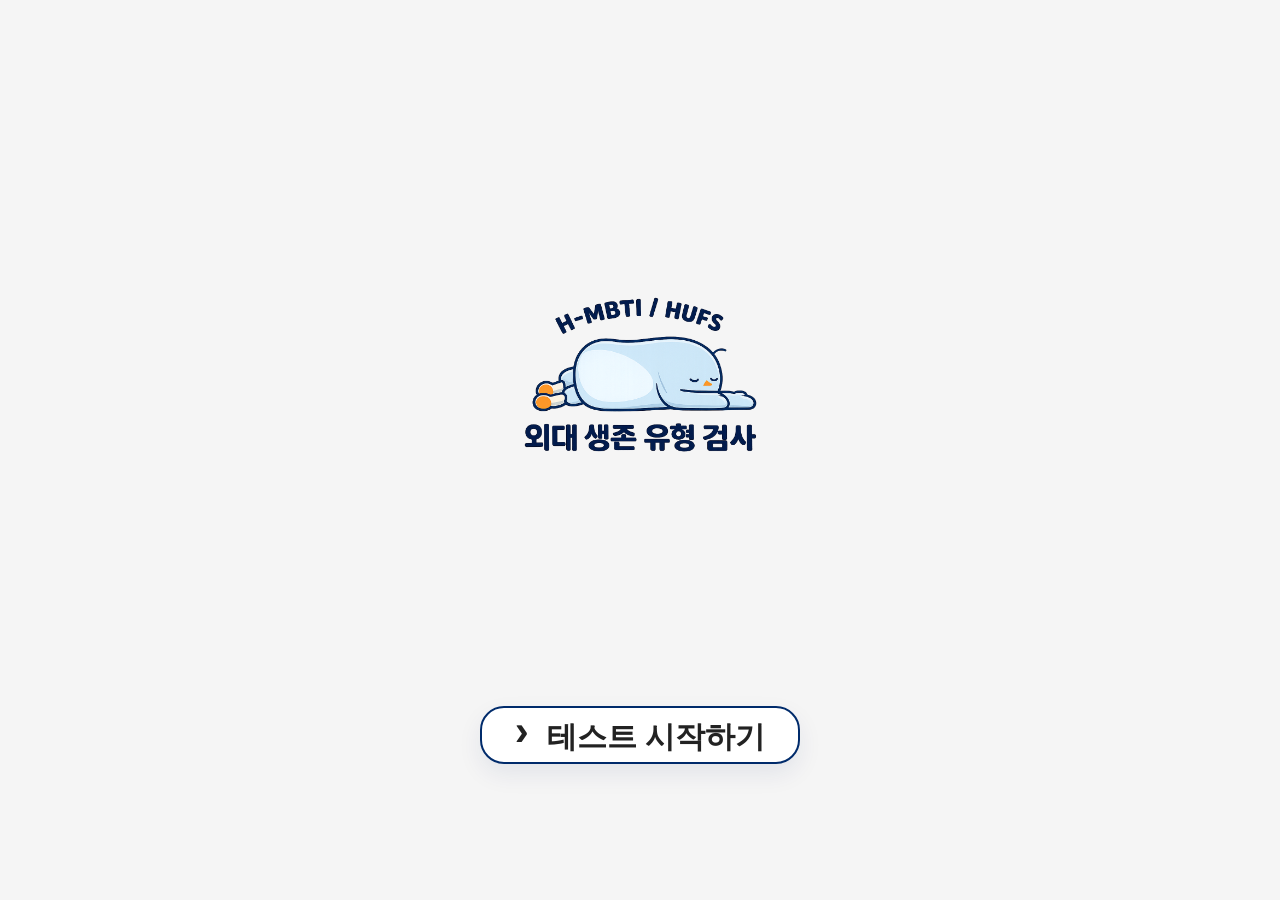
<file: jiyoon/index.html>
<!DOCTYPE html>
<html lang="en">
<head>
    <meta charset="UTF-8">
    <meta name="viewport" content="width=device-width, initial-scale=1.0">
    <title>HUFS SURVIVAL TYPE TEST</title>
    <link rel="stylesheet" href="css.css">
</head>
<body>
  <div class="container">

    <img src="hbti_logo.png" class="logo" />

    <button class="start-btn">

  <span class="arrow">›</span>

  <span class="btn-text">테스트 시작하기</span>

    </button>

  </div>
</body>

<script src="script.js"></script>
</html>
</file>
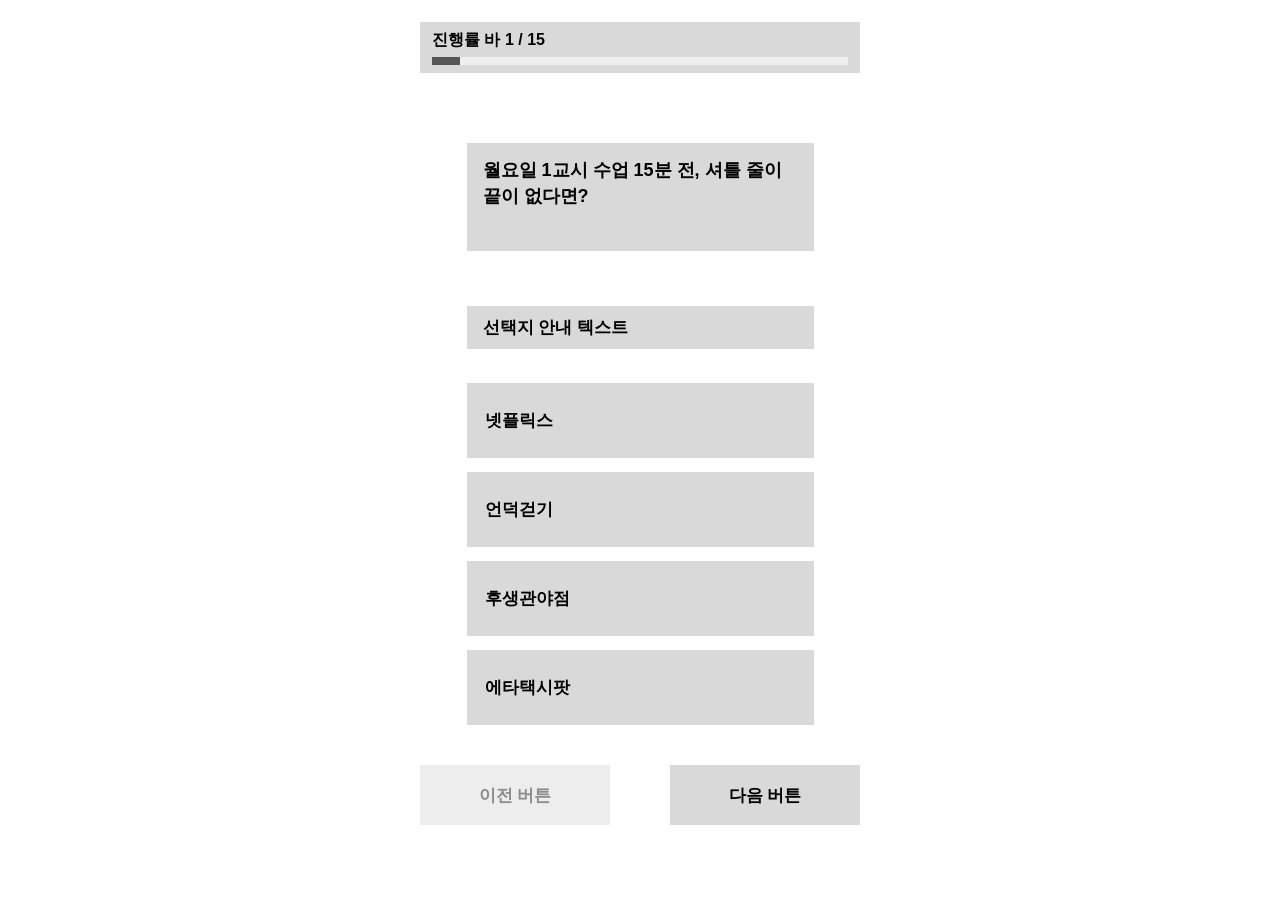
<file: juwon/index.html>
<!DOCTYPE html>
<html lang="ko">
<head>
  <meta charset="UTF-8" />
  <meta name="viewport" content="width=device-width, initial-scale=1.0" />
  <title>학교 생활 유형 테스트</title>
  <link rel="stylesheet" href="style.css" />
</head>
<body>
  <main class="quiz-container">
    <div class="progress-box">
      <div class="progress-text" id="progressText">진행률 바</div>
      <div class="progress-bar"><div class="progress-fill" id="progressFill"></div></div>
    </div>

    <section class="question-box"><p id="questionText">질문 텍스트</p></section>
    <section class="guide-box"><p>선택지 안내 텍스트</p></section>

    <section class="options">
      <button class="option-btn" type="button">선택지 1</button>
      <button class="option-btn" type="button">선택지 2</button>
      <button class="option-btn" type="button">선택지 3</button>
      <button class="option-btn" type="button">선택지 4</button>
    </section>

    <section class="bottom-buttons">
      <button id="prevBtn" type="button">이전 버튼</button>
      <button id="nextBtn" type="button">다음 버튼</button>
    </section>
  </main>

  <script src="script.js"></script>
</body>
</html>
</file>
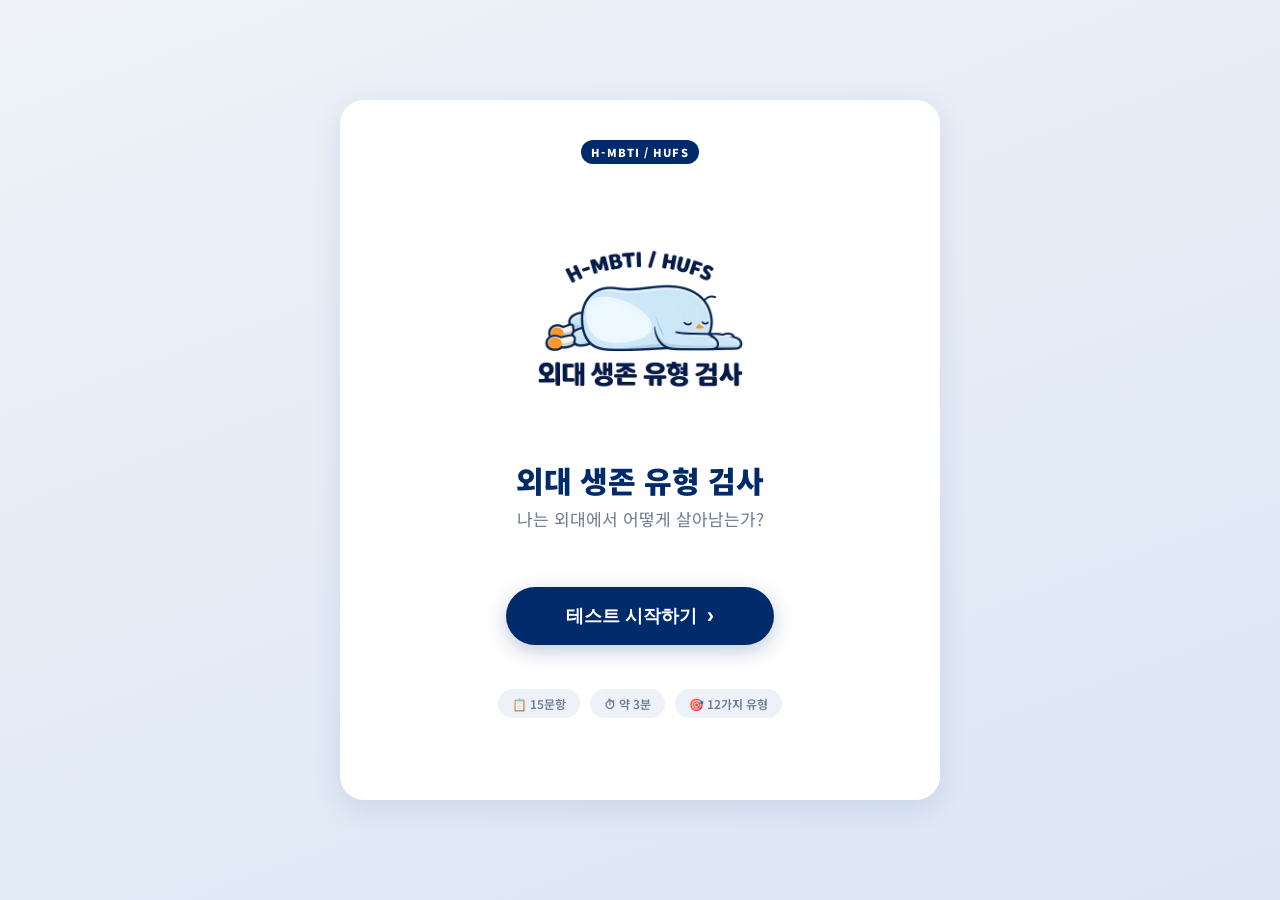
<file: murung_dowon/index.html>
<!DOCTYPE html>
<html lang="ko">
<head>
  <meta charset="UTF-8" />
  <meta name="viewport" content="width=device-width, initial-scale=1.0" />
  <title>H-MBTI | 외대 생존 유형 검사</title>
  <link rel="stylesheet" href="style.css" />
  <style>
    body {
      background: linear-gradient(160deg, #EEF2F8 0%, #dce6f5 100%);
      justify-content: center;
    }

    .start-card {
      display: flex;
      flex-direction: column;
      align-items: center;
      text-align: center;
      background: var(--card);
      border-radius: 24px;
      box-shadow: var(--shadow);
      width: 100%;
      max-width: 600px;
      min-height: 700px;
      padding: 40px 36px 60px;
    }

    .logo-img {
      width: 370px;
      animation: float 3s ease-in-out infinite;
      user-select: none;
    }

    @keyframes float {
      0%, 100% { transform: translateY(0); }
      50%       { transform: translateY(-12px); }
    }

    .title-main {
      font-size: 30px;
      font-weight: 900;
      color: var(--primary);
      line-height: 1.3;
      margin-bottom: 6px;
    }

    .title-sub {
      font-size: 17px;
      color: var(--text-muted);
      margin-bottom: 32px;
    }

    .start-btn {
      display: flex;
      align-items: center;
      gap: 10px;
      background: var(--primary);
      color: #fff;
      border: none;
      border-radius: 99px;
      padding: 16px 60px;
      font-size: 18px;
      font-weight: 700;
      margin: 20px;
      margin-top: 24px;
      cursor: pointer;
      box-shadow: 0 6px 20px rgba(0,43,107,0.25);
      transition: transform 0.2s, box-shadow 0.2s, background 0.2s;
    }

    .start-btn:hover {
      background: var(--primary-hover);
      transform: translateY(-3px);
      box-shadow: 0 12px 30px rgba(0,43,107,0.30);
    }

    .start-btn:active {
      transform: scale(0.97);
    }

    .arrow-icon {
      font-size: 22px;
      transition: transform 0.2s;
    }

    .start-btn:hover .arrow-icon {
      transform: translateX(5px);
    }

    .info-row {
      display: flex;
      gap: 10px;
      margin-top: 24px;
    }

    .info-chip {
      background: var(--bg);
      border-radius: 99px;
      padding: 6px 14px;
      font-size: 12px;
      font-weight: 600;
      color: var(--text-muted);
    }
  </style>
</head>
<body>
  <div class="start-card">
    <span class="logo-badge">H-MBTI / HUFS</span>
    <img src="hbti_logo.png" alt="H-MBTI 로고" class="logo-img" />
    <h1 class="title-main">외대 생존 유형 검사</h1>
    <p class="title-sub">나는 외대에서 어떻게 살아남는가?</p>

    <button class="start-btn" onclick="location.href='info.html'">
      <span>테스트 시작하기</span>
      <span class="arrow-icon">›</span>
    </button>

    <div class="info-row">
      <span class="info-chip">📋 15문항</span>
      <span class="info-chip">⏱ 약 3분</span>
      <span class="info-chip">🎯 12가지 유형</span>
    </div>
  </div>
</body>
</html>
</file>
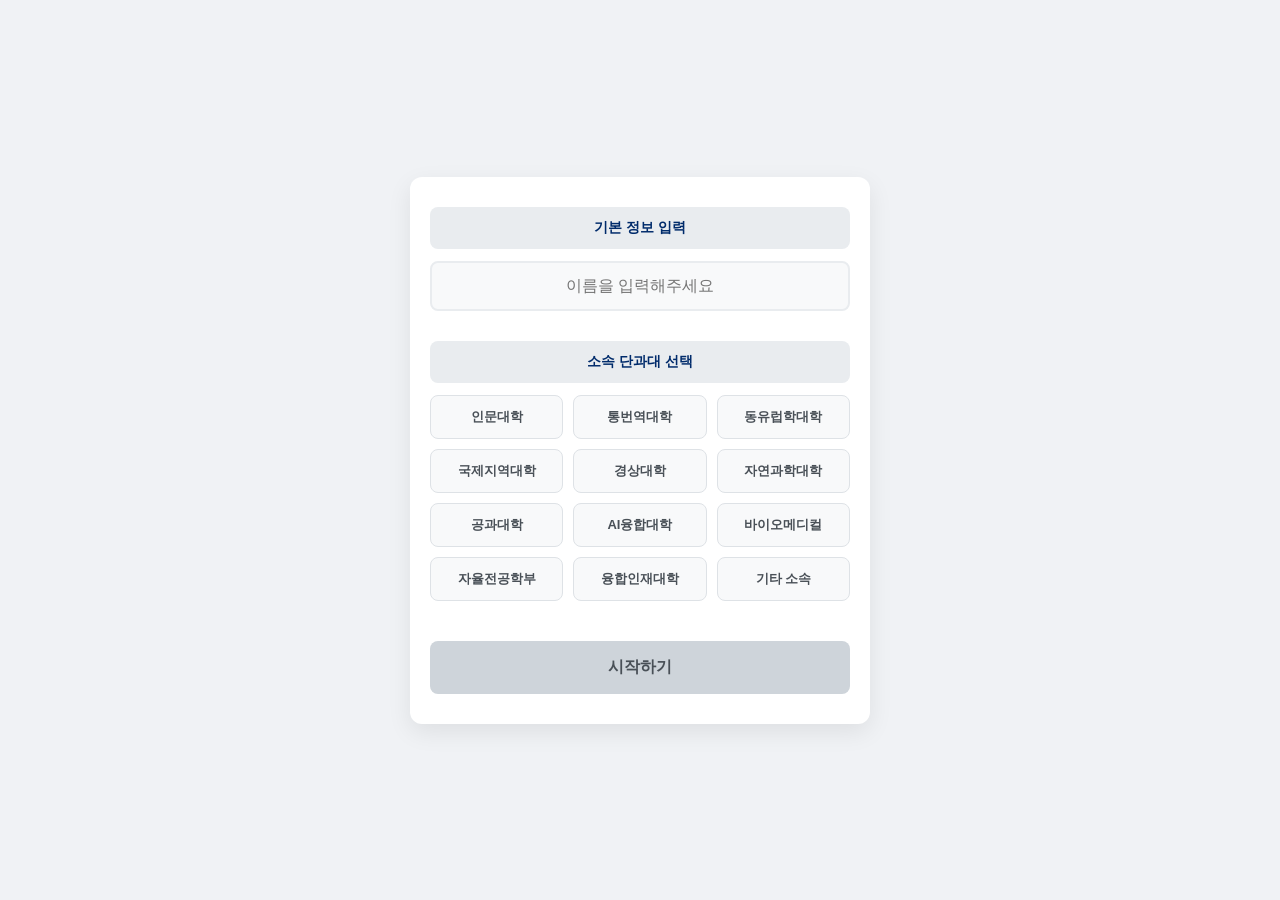
<file: junyoung/opensw.html>
<!DOCTYPE html>
<html lang="ko">
<head>
    <meta charset="UTF-8">
    <meta name="viewport" content="width=device-width, initial-scale=1.0">
    <title>HUFS SURVIVAL TYPE TEST</title>
    <link rel="stylesheet" href="userinfo.css">
</head>
<body>

    <div class="app-container">
        
        <div class="input-group">
            <div class="section-title">기본 정보 입력</div>
            <input type="text" id="userName" class="name-input" placeholder="이름을 입력해주세요" autocomplete="off">
        </div>

        <div class="input-group">
            <div class="section-title">소속 단과대 선택</div>
            <div class="college-grid" id="collegeGrid">
                <button class="college-btn">인문대학</button>
                <button class="college-btn">통번역대학</button>
                <button class="college-btn">동유럽학대학</button>
                <button class="college-btn">국제지역대학</button>
                <button class="college-btn">경상대학</button>
                <button class="college-btn">자연과학대학</button>
                <button class="college-btn">공과대학</button>
                <button class="college-btn">AI융합대학</button>
                <button class="college-btn">바이오메디컬</button>
                <button class="college-btn">자율전공학부</button>
                <button class="college-btn">융합인재대학</button>
                <button class="college-btn">기타 소속</button>
            </div>
        </div>

        <button id="startBtn" class="start-btn">시작하기</button>

    </div>

</body>
<script src="userinfo.js"></script>
</html>
</file>
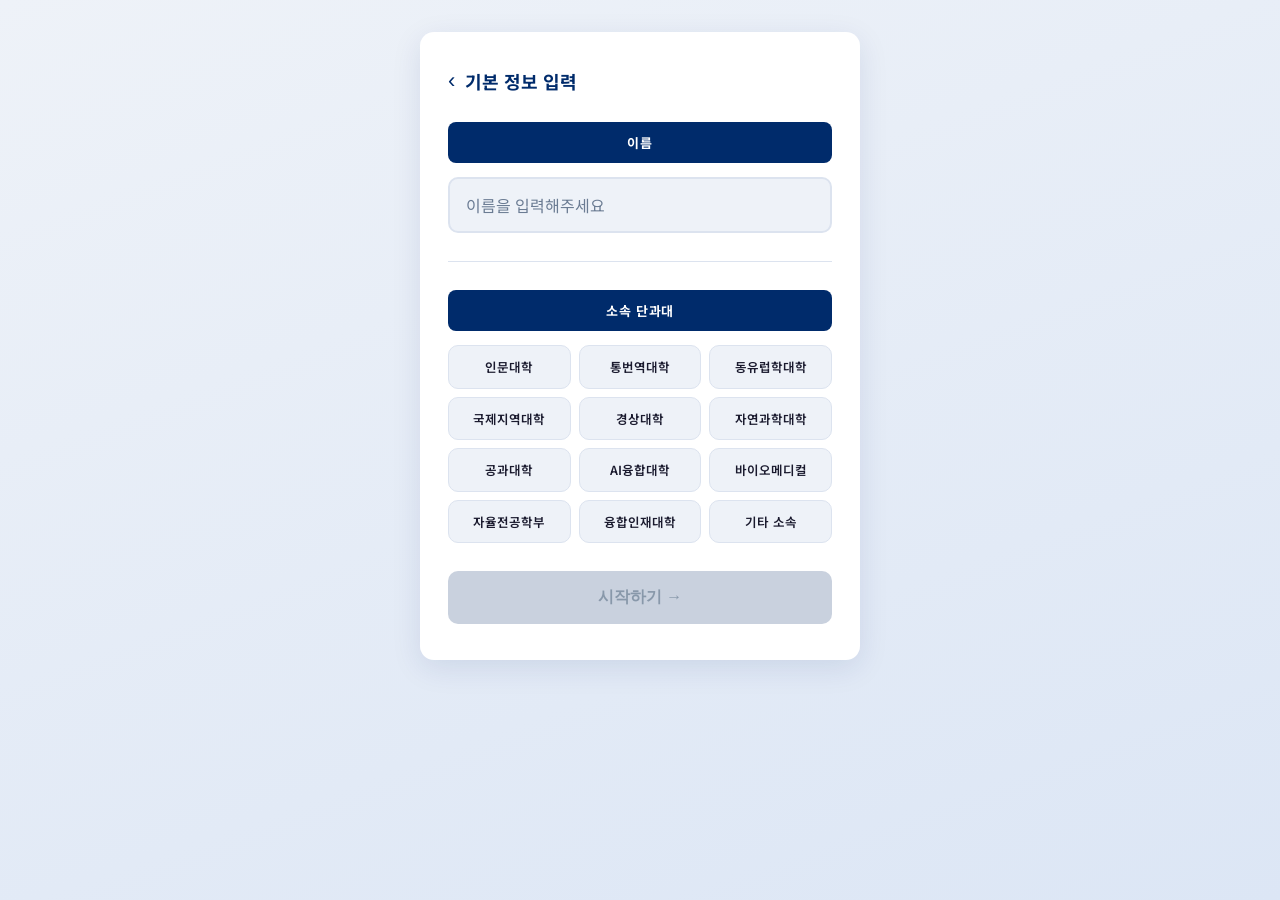
<file: murung_dowon/info.html>
<!DOCTYPE html>
<html lang="ko">
<head>
  <meta charset="UTF-8" />
  <meta name="viewport" content="width=device-width, initial-scale=1.0" />
  <title>정보 입력 | H-MBTI</title>
  <link rel="stylesheet" href="style.css" />
  <style>
    body { background: linear-gradient(160deg, #EEF2F8 0%, #dce6f5 100%); }

    .card { gap: 0; }

    .page-header {
      display: flex;
      align-items: center;
      gap: 10px;
      margin-bottom: 28px;
    }

    .back-btn {
      background: none;
      border: none;
      font-size: 22px;
      cursor: pointer;
      color: var(--primary);
      padding: 0;
      line-height: 1;
    }

    .page-title {
      font-size: 18px;
      font-weight: 700;
      color: var(--primary);
    }

    .input-group {
      margin-bottom: 28px;
    }

    .name-input {
      width: 100%;
      background-color: var(--bg);
      border: 2px solid var(--border);
      padding: 14px 16px;
      border-radius: 10px;
      font-size: 16px;
      font-family: inherit;
      color: var(--text);
      transition: border-color 0.2s;
    }

    .name-input::placeholder { color: var(--text-muted); }

    .name-input:focus {
      outline: none;
      border-color: var(--accent);
    }

    /* 단과대 그리드 */
    .college-grid {
      display: grid;
      grid-template-columns: repeat(3, 1fr);
      gap: 8px;
    }

    .college-btn {
      background: var(--bg);
      color: var(--text);
      border: 1.5px solid var(--border);
      border-radius: 10px;
      padding: 12px 4px;
      font-size: 12.5px;
      font-weight: 600;
      font-family: inherit;
      cursor: pointer;
      word-break: keep-all;
      text-align: center;
      transition: all 0.18s;
      line-height: 1.4;
    }

    .college-btn:hover {
      border-color: var(--accent);
      background: #e8f0fb;
    }

    .college-btn.selected {
      background: var(--primary);
      color: #fff;
      border-color: var(--primary);
    }

    .divider {
      height: 1px;
      background: var(--border);
      margin: 4px 0 28px;
    }
  </style>
</head>
<body>
  <div class="card">
    <div class="page-header">
      <button class="back-btn" onclick="location.href='index.html'">‹</button>
      <span class="page-title">기본 정보 입력</span>
    </div>

    <div class="input-group">
      <div class="section-title">이름</div>
      <input type="text" id="userName" class="name-input" placeholder="이름을 입력해주세요" autocomplete="off" />
    </div>

    <div class="divider"></div>

    <div class="input-group">
      <div class="section-title">소속 단과대</div>
      <div class="college-grid" id="collegeGrid">
        <button class="college-btn">인문대학</button>
        <button class="college-btn">통번역대학</button>
        <button class="college-btn">동유럽학대학</button>
        <button class="college-btn">국제지역대학</button>
        <button class="college-btn">경상대학</button>
        <button class="college-btn">자연과학대학</button>
        <button class="college-btn">공과대학</button>
        <button class="college-btn">AI융합대학</button>
        <button class="college-btn">바이오메디컬</button>
        <button class="college-btn">자율전공학부</button>
        <button class="college-btn">융합인재대학</button>
        <button class="college-btn">기타 소속</button>
      </div>
    </div>

    <button id="startBtn" class="btn-primary" disabled>시작하기 →</button>
  </div>

  <script>
    const collegeButtons = document.querySelectorAll('.college-btn');
    const startBtn = document.getElementById('startBtn');
    const nameInput = document.getElementById('userName');
    let selectedCollege = null;

    function updateBtn() {
      const ready = nameInput.value.trim() !== '' && selectedCollege !== null;
      startBtn.disabled = !ready;
    }

    nameInput.addEventListener('input', updateBtn);

    collegeButtons.forEach(btn => {
      btn.addEventListener('click', () => {
        collegeButtons.forEach(b => b.classList.remove('selected'));
        btn.classList.add('selected');
        selectedCollege = btn.innerText;
        updateBtn();
      });
    });

    startBtn.addEventListener('click', () => {
      const name = nameInput.value.trim();
      if (!name) { alert('이름을 입력해주세요.'); nameInput.focus(); return; }
      if (!selectedCollege) { alert('소속 단과대를 선택해주세요.'); return; }

      localStorage.setItem('hmbti_name', name);
      localStorage.setItem('hmbti_college', selectedCollege);
      location.href = 'quiz.html';
    });
  </script>
</body>
</html>
</file>
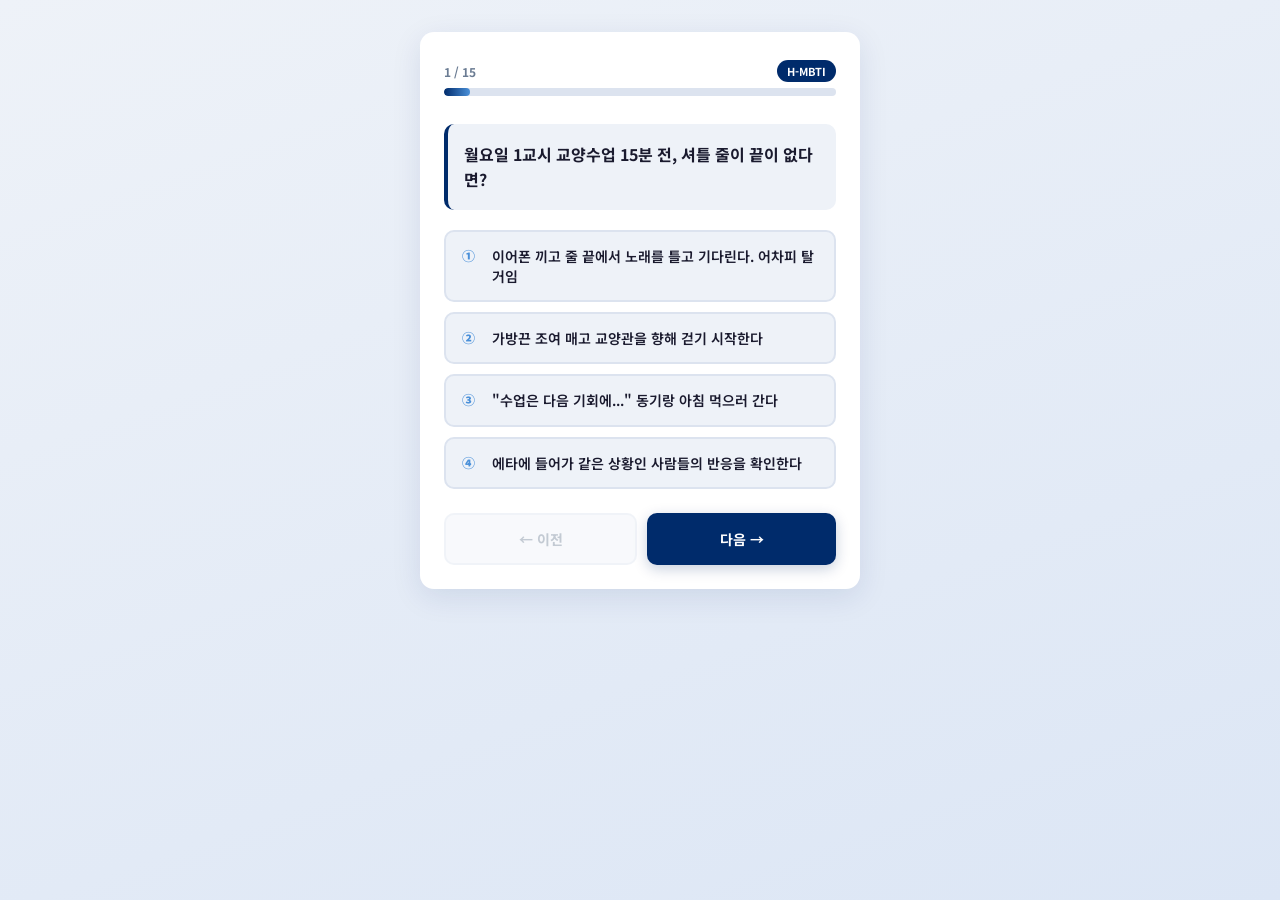
<file: murung_dowon/quiz.html>
<!DOCTYPE html>
<html lang="ko">
<head>
  <meta charset="UTF-8" />
  <meta name="viewport" content="width=device-width, initial-scale=1.0" />
  <title>질문 | H-MBTI</title>
  <link rel="stylesheet" href="style.css" />
  <style>
    body { background: linear-gradient(160deg, #EEF2F8 0%, #dce6f5 100%); }

    .quiz-card {
      background: var(--card);
      border-radius: var(--radius);
      box-shadow: var(--shadow);
      width: 100%;
      max-width: 440px;
      padding: 28px 24px 24px;
    }

    .q-header {
      display: flex;
      align-items: center;
      justify-content: space-between;
      margin-bottom: 6px;
    }

    .q-counter {
      font-size: 12px;
      font-weight: 700;
      color: var(--text-muted);
    }

    .q-badge {
      background: var(--primary);
      color: #fff;
      font-size: 11px;
      font-weight: 700;
      padding: 3px 10px;
      border-radius: 99px;
    }

    .question-box {
      background: var(--bg);
      border-left: 4px solid var(--primary);
      border-radius: 10px;
      padding: 18px 16px;
      font-size: 16px;
      font-weight: 700;
      line-height: 1.55;
      margin: 16px 0 20px;
      min-height: 80px;
    }

    .options {
      display: flex;
      flex-direction: column;
      gap: 10px;
      margin-bottom: 24px;
    }

    .option-btn {
      display: flex;
      align-items: flex-start;
      gap: 12px;
      width: 100%;
      background: var(--bg);
      border: 2px solid var(--border);
      border-radius: 10px;
      padding: 14px 16px;
      font-size: 14px;
      font-weight: 600;
      font-family: inherit;
      color: var(--text);
      text-align: left;
      cursor: pointer;
      transition: all 0.18s;
      line-height: 1.45;
    }

    .option-btn:hover {
      border-color: var(--accent);
      background: #e8f0fb;
    }

    .option-btn.selected {
      background: var(--primary);
      color: #fff;
      border-color: var(--primary);
    }

    .option-label {
      font-size: 13px;
      font-weight: 900;
      color: var(--accent);
      min-width: 18px;
      margin-top: 1px;
      flex-shrink: 0;
    }

    .option-btn.selected .option-label {
      color: rgba(255,255,255,0.7);
    }

    .nav-row {
      display: flex;
      gap: 10px;
    }

    .btn-nav {
      flex: 1;
      padding: 14px;
      border: none;
      border-radius: 10px;
      font-size: 14px;
      font-weight: 700;
      font-family: inherit;
      cursor: pointer;
      transition: all 0.18s;
    }

    .btn-prev {
      background: var(--bg);
      color: var(--text-muted);
      border: 2px solid var(--border);
    }

    .btn-prev:hover:not(:disabled) {
      border-color: var(--primary);
      color: var(--primary);
    }

    .btn-prev:disabled {
      opacity: 0.4;
      cursor: default;
    }

    .btn-next {
      background: var(--primary);
      color: #fff;
      box-shadow: 0 4px 14px rgba(0,43,107,0.22);
    }

    .btn-next:hover {
      background: var(--primary-hover);
    }
  </style>
</head>
<body>
  <div class="quiz-card">
    <div class="q-header">
      <span class="q-counter" id="qCounter">1 / 15</span>
      <span class="q-badge">H-MBTI</span>
    </div>

    <div class="progress-wrap">
      <div class="progress-bar">
        <div class="progress-fill" id="progressFill" style="width:6.67%"></div>
      </div>
    </div>

    <div class="question-box" id="questionText">질문 로딩 중...</div>

    <div class="options" id="optionsArea">
      <button class="option-btn" type="button"><span class="option-label">①</span><span></span></button>
      <button class="option-btn" type="button"><span class="option-label">②</span><span></span></button>
      <button class="option-btn" type="button"><span class="option-label">③</span><span></span></button>
      <button class="option-btn" type="button"><span class="option-label">④</span><span></span></button>
    </div>

    <div class="nav-row">
      <button class="btn-nav btn-prev" id="prevBtn">← 이전</button>
      <button class="btn-nav btn-next" id="nextBtn">다음 →</button>
    </div>
  </div>

  <script>
  const questions = [
    {
      q: "월요일 1교시 교양수업 15분 전, 셔틀 줄이 끝이 없다면?",
      opts: [
        { text: "이어폰 끼고 줄 끝에서 노래를 틀고 기다린다. 어차피 탈 거임", score: { 셔틀정복자: 10, 에타관망자: 5 } },
        { text: "가방끈 조여 매고 교양관을 향해 걷기 시작한다", score: { 고행자: 10, 벼락치기: 5 } },
        { text: "\"수업은 다음 기회에...\" 동기랑 아침 먹으러 간다", score: { 출튀장인: 10, 맛집네비: 5 } },
        { text: "에타에 들어가 같은 상황인 사람들의 반응을 확인한다", score: { 에타관망자: 10, 과방실세: 5 } }
      ]
    },
    {
      q: "날씨가 미치도록 좋은 공강 시간, 당신은 어디에 있나?",
      opts: [
        { text: "명수당 벤치에 앉아 햇빛과 여유를 즐긴다", score: { 명수당낭만: 10, 명예자취: 5 } },
        { text: "백년관 라운지/열람실에 앉아 과제를 시작한다", score: { 백년관지박령: 10, 벼락치기: 5 } },
        { text: "\"이 날씨에 과제는 무슨\" 모현을 탈출해 카페나 맛집을 탐방한다", score: { 맛집네비: 10, 명수당낭만: 5 } },
        { text: "과방 소파에 자리 잡고 사람들과 수다를 떨고 있다", score: { 과방실세: 10, 학식개척자: 5 } }
      ]
    },
    {
      q: "점심 메뉴를 정할 때 당신의 스타일은?",
      opts: [
        { text: "\"오늘 학식 맛있겠는데?\" 메뉴를 브리핑한다", score: { 학식개척자: 10, 맛집네비: 5 } },
        { text: "\"외사로 먹으러 나갈까?\" 버스시간을 확인한다", score: { 맛집네비: 10, 셔틀정복자: 5 } },
        { text: "\"그냥 아무거나...\" 배달 시켜 먹는다", score: { 명예자취: 10, 명수당낭만: 5 } },
        { text: "편의점에서 대충 때우고 공부한다", score: { 백년관지박령: 10, 고행자: 5 } }
      ]
    },
    {
      q: "교수님이 \"영화 보고 소감문 제출하세요\"라고 한다면?",
      opts: [
        { text: "자연스럽게 짐을 챙겨 에어팟을 끼고 강의실을 빠져나간다", score: { 출튀장인: 10, 셔틀정복자: 5 } },
        { text: "노트북이나 태블릿을 켜고 유튜브/게임을 시작한다", score: { 에타관망자: 10, 과방실세: 5 } },
        { text: "단톡방에 \"지금 수업 끝남. 오늘 술 마실 사람?\"을 올린다", score: { 모현술고래: 10, 명예자취: 5 } },
        { text: "\"오히려 좋아\" 강의나 과제를 처리하기 시작한다", score: { 벼락치기: 10, 백년관지박령: 5 } }
      ]
    },
    {
      q: "시험 기간, 편의점에서 고르는 것은?",
      opts: [
        { text: "고카페인 음료를 집으며 오늘은 밤샘 공부한다고 다짐한다", score: { 벼락치기: 10, 백년관지박령: 5 } },
        { text: "당 충전을 위해 초콜릿과 젤리를 한가득 담는다", score: { 학식개척자: 10, 명수당낭만: 5 } },
        { text: "\"공부는 템빨이지\" 에타에 공유된 족보를 찾아본다", score: { 에타관망자: 10, 벼락치기: 5 } },
        { text: "\"공부도 식후경\" 친구와 먹을 야식 메뉴부터 정한다", score: { 맛집네비: 10, 과방실세: 5 } }
      ]
    },
    {
      q: "술자리 1차 종료! 막차 셔틀/통금 알람이 울린다면?",
      opts: [
        { text: "\"안녕!\" 인사를 남기고 정류장을 향해 전력 질주한다", score: { 셔틀정복자: 10, 출튀장인: 5 } },
        { text: "\"내 방에서 자고 가!\" 친구 자취방으로 향한다", score: { 명예자취: 10, 과방실세: 5 } },
        { text: "\"어딜 가? 이제 소주 달다.\" 자연스럽게 2차를 시작한다", score: { 모현술고래: 10, 에타관망자: 5 } },
        { text: "\"소화나 할 겸, 그냥 걸어가야지\" 언덕을 오를 준비를 한다", score: { 고행자: 10, 학식개척자: 5 } }
      ]
    },
    {
      q: "결국 막차는 떠났다... 기숙사 통금도 간당간당한 이 절망적인 상황에서?",
      opts: [
        { text: "\"친구야, 오늘만 재워줘...\" 미안한 표정으로 친구에게 물어본다", score: { 명예자취: 10, 과방실세: 5 } },
        { text: "\"해 뜰 때까지 마시면 되지.\" 평온하게 소주 한 잔을 더 따른다", score: { 모현술고래: 10, 에타관망자: 5 } },
        { text: "\"첫차까지 도서관에서 공부해야지.\" 도서관에 갈 준비를 한다", score: { 벼락치기: 10, 셔틀정복자: 5 } },
        { text: "\"난 무조건 들어간다.\" 술 깰 겸 기숙사까지 걸어간다", score: { 고행자: 10, 출튀장인: 5 } }
      ]
    },
    {
      q: "에타에 '지금 명수당에 수달 나옴!! 미친 졸귀ㅠㅠ' 사진과 함께 글이 올라오면?",
      opts: [
        { text: "\"헐 수달???\" 댓글을 달고 명수당 근처 친구에게 영통을 건다", score: { 에타관망자: 10, 과방실세: 5 } },
        { text: "\"명수달 보러 가야지\" 명수당으로 향한다", score: { 명수당낭만: 10, 맛집네비: 5 } },
        { text: "\"수달이 나오든 말든...\" 시원한 백년관에서 하던 공부를 이어간다", score: { 백년관지박령: 10, 고행자: 5 } },
        { text: "구경 가고 싶지만 셔틀 시간을 생각하며 아쉬운 마음으로 귀가한다", score: { 셔틀정복자: 10, 출튀장인: 5 } }
      ]
    },
    {
      q: "시험 공부를 1도 안 했는데 벌써 시험 전날 밤 11시라면?",
      opts: [
        { text: "각성 상태에 돌입해 족보와 전공 서적을 파고들기 시작한다", score: { 벼락치기: 10, 고행자: 5 } },
        { text: "\"모르는 건 에타에 물어보자.\" 실시간으로 질문 글을 올린다", score: { 에타관망자: 10, 학식개척자: 5 } },
        { text: "\"내일 뭐 먹지? 학식 먹을까\" 모든 걸 내려놓는다", score: { 학식개척자: 10, 출튀장인: 5 } },
        { text: "공부 대신 술 한 잔 한다", score: { 명예자취: 10, 모현술고래: 5 } }
      ]
    },
    {
      q: "과방 문을 열었을 때, 모르는 새내기들이 앉아 있다면?",
      opts: [
        { text: "\"안녕~ 난 XX학번 누구야!\" 먼저 다가가 자연스럽게 대화를 시작한다", score: { 과방실세: 10, 에타관망자: 5 } },
        { text: "냉장고에서 내 물건만 챙긴 뒤 조용히 명수당으로 향한다", score: { 명수당낭만: 10, 출튀장인: 5 } },
        { text: "\"여기 가봤어?\" 새내기들에게 맛집들을 설명하기 시작한다", score: { 맛집네비: 10, 학식개척자: 5 } },
        { text: "\"오... 사람 많네.\" 바로 백년관으로 발길을 돌린다", score: { 백년관지박령: 10, 고행자: 5 } }
      ]
    },
    {
      q: "인문경상관/교양관 가야 돼... 가파른 언덕을 오를 때 당신의 모습은?",
      opts: [
        { text: "\"이게 다 하체 운동이다.\" 묵묵히 언덕을 오른다", score: { 고행자: 10, 벼락치기: 5 } },
        { text: "강의실에 도착하기도 전에 이미 체력이 바닥난다", score: { 출튀장인: 10, 셔틀정복자: 5 } },
        { text: "\"수업 패스... 밥 먹으러 가자\" 든든하게 먹고 에너지를 충전한다", score: { 맛집네비: 10, 학식개척자: 5 } },
        { text: "너무 높다... 셔틀 타자", score: { 셔틀정복자: 10, 명수당낭만: 5 } }
      ]
    },
    {
      q: "강의가 끝나기 10분 전, 당신은 무엇을 하고 있나?",
      opts: [
        { text: "한쪽 어깨에 가방을 메고 문 쪽으로 몸을 틀고 있다", score: { 출튀장인: 10, 셔틀정복자: 5 } },
        { text: "교수님의 질문에 답하며 수업을 깔끔하게 마무리한다", score: { 과방실세: 10, 학식개척자: 5 } },
        { text: "끝날 때까지 노트북/태블릿 화면 속 필기에 집중한다", score: { 백년관지박령: 10, 벼락치기: 5 } },
        { text: "끝나고 먹을 메뉴를 고민하며 배달 앱을 둘러본다", score: { 학식개척자: 10, 맛집네비: 5 } }
      ]
    },
    {
      q: "시험이 끝난 직후, 강의실을 나오며 당신의 첫 마디는?",
      opts: [
        { text: "\"시험 끝!!! 서울/판교행 버스 타러 가자!\"", score: { 셔틀정복자: 10, 출튀장인: 5 } },
        { text: "\"야, 시험 끝났는데 술 마시자\"", score: { 모현술고래: 10, 명예자취: 5 } },
        { text: "\"학점은 죽었고, 맛있는 거나 먹으러 가야지\"", score: { 맛집네비: 10, 학식개척자: 5 } },
        { text: "\"에타에 후기 떴나? 시험 어떤 것 같대?\"", score: { 에타관망자: 10, 과방실세: 5 } }
      ]
    },
    {
      q: "술 진탕 먹고 친구 자취방 바닥에서 눈을 떴다. 내 자취방도 아닌데 드는 생각은?",
      opts: [
        { text: "\"여기가 내 집인가...?\" 익숙하게 냉장고를 열어 물을 마신다", score: { 명예자취: 10, 모현술고래: 5 } },
        { text: "\"아... 1교시 어떡하지?\" 휴강 공지를 확인한다", score: { 모현술고래: 10, 출튀장인: 5 } },
        { text: "\"우리 어제 술 마시고 시끄러웠나?\" 관련 글을 찾아본다", score: { 에타관망자: 10, 과방실세: 5 } },
        { text: "\"이제 과제 해야지...\" 씻고 바로 백년관이나 도서관으로 향한다", score: { 백년관지박령: 10, 벼락치기: 5 } }
      ]
    },
    {
      q: "학식 메뉴 공지에 '특식: 돈까스/연어덮밥/마라탕' 등이 떴을 때 당신의 반응은?",
      opts: [
        { text: "수업이 끝나자마자 식당을 향해 전력 질주한다", score: { 학식개척자: 10, 고행자: 5 } },
        { text: "동기들에게 정보를 공유하며 \"오늘 무조건 이거다. 먹으러 가자!\"를 외친다", score: { 과방실세: 10, 명수당낭만: 5 } },
        { text: "\"사람 많겠는데?\" 포장해서 명수당에서 먹을 계획을 세운다", score: { 명수당낭만: 10, 맛집네비: 5 } },
        { text: "편의점으로 간단히 해결한다", score: { 백년관지박령: 10, 셔틀정복자: 5 } }
      ]
    }
  ];

  const LABELS = ['①', '②', '③', '④'];
  let current = 0;
  let answers = new Array(questions.length).fill(null);

  const qCounter = document.getElementById('qCounter');
  const progressFill = document.getElementById('progressFill');
  const questionText = document.getElementById('questionText');
  const optionBtns = document.querySelectorAll('.option-btn');
  const prevBtn = document.getElementById('prevBtn');
  const nextBtn = document.getElementById('nextBtn');

  function render() {
    const q = questions[current];
    qCounter.textContent = `${current + 1} / ${questions.length}`;
    progressFill.style.width = `${((current + 1) / questions.length) * 100}%`;
    questionText.textContent = q.q;

    optionBtns.forEach((btn, i) => {
      btn.querySelector('.option-label').textContent = LABELS[i];
      btn.querySelector('span:last-child').textContent = q.opts[i].text;
      btn.classList.toggle('selected', answers[current] === i);
    });

    prevBtn.disabled = current === 0;
    nextBtn.textContent = current === questions.length - 1 ? '결과 보기 →' : '다음 →';
  }

  optionBtns.forEach((btn, i) => {
    btn.addEventListener('click', () => {
      answers[current] = i;
      render();
    });
  });

  prevBtn.addEventListener('click', () => {
    if (current > 0) { current--; render(); }
  });

  nextBtn.addEventListener('click', () => {
    if (answers[current] === null) { alert('선택지를 먼저 골라주세요!'); return; }
    if (current < questions.length - 1) {
      current++;
      render();
    } else {
      // 점수 계산
      const scores = {};
      answers.forEach((ansIdx, qIdx) => {
        Object.entries(questions[qIdx].opts[ansIdx].score).forEach(([type, pt]) => {
          scores[type] = (scores[type] || 0) + pt;
        });
      });
      const topType = Object.entries(scores).sort((a, b) => b[1] - a[1])[0][0];
      localStorage.setItem('hmbti_scores', JSON.stringify(scores));
      localStorage.setItem('hmbti_result', topType);
      location.href = 'result.html';
    }
  });

  render();
  </script>
</body>
</html>
</file>
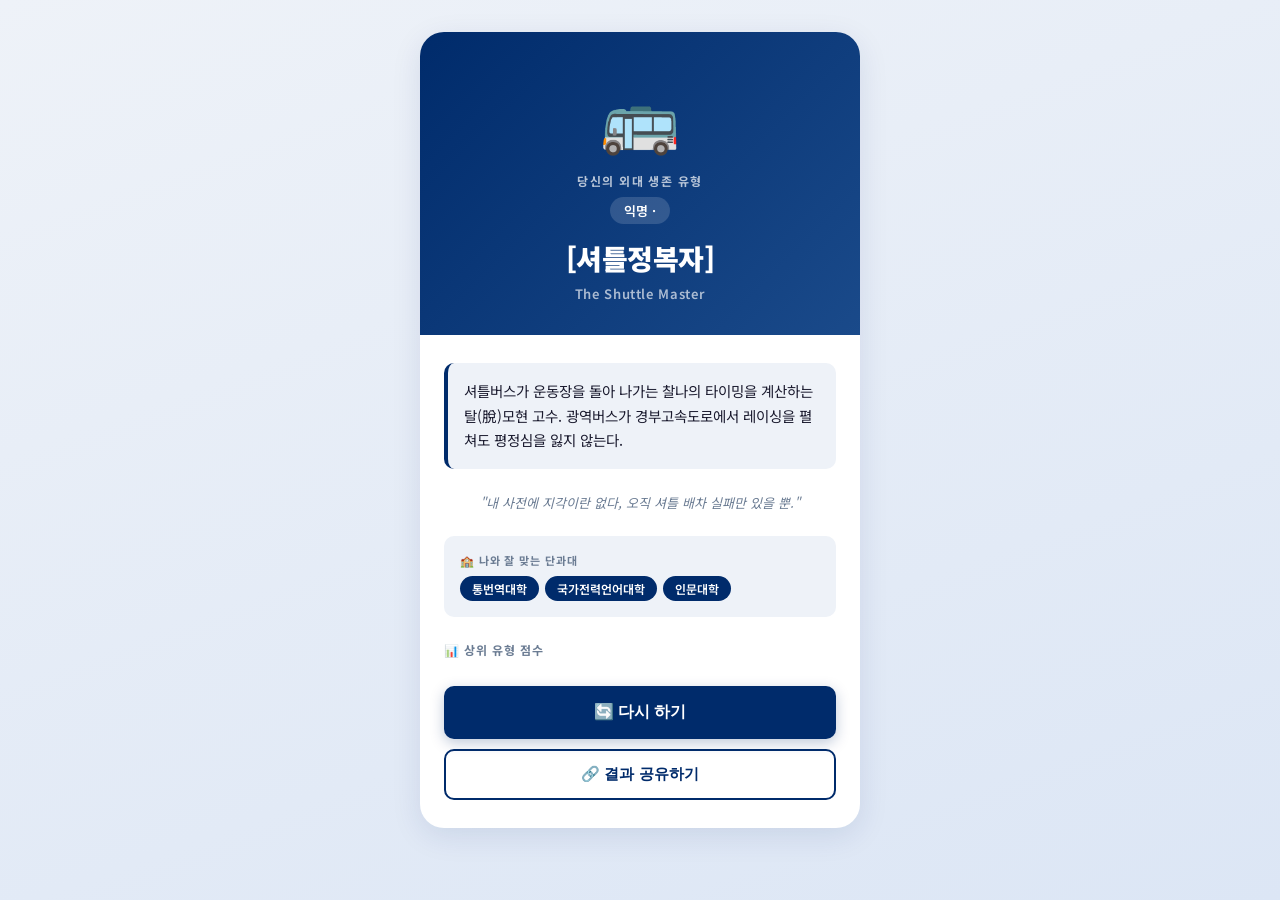
<file: murung_dowon/result.html>
<!DOCTYPE html>
<html lang="ko">
<head>
  <meta charset="UTF-8" />
  <meta name="viewport" content="width=device-width, initial-scale=1.0" />
  <title>결과 | H-MBTI</title>
  <link rel="stylesheet" href="style.css" />
  <style>
    body {
      background: linear-gradient(160deg, #EEF2F8 0%, #dce6f5 100%);
    }

    .result-card {
      background: var(--card);
      border-radius: 24px;
      box-shadow: var(--shadow);
      width: 100%;
      max-width: 440px;
      overflow: hidden;
    }

    /* 상단 배너 */
    .result-banner {
      background: linear-gradient(135deg, var(--primary) 0%, #1a4a8a 100%);
      color: #fff;
      padding: 36px 28px 32px;
      text-align: center;
    }

    .result-emoji {
      font-size: 64px;
      margin-bottom: 12px;
      display: block;
      animation: pop 0.5s cubic-bezier(0.36, 0.07, 0.19, 0.97);
    }

    @keyframes pop {
      0%   { transform: scale(0); opacity: 0; }
      70%  { transform: scale(1.15); }
      100% { transform: scale(1); opacity: 1; }
    }

    .result-label {
      font-size: 12px;
      font-weight: 700;
      letter-spacing: 0.12em;
      opacity: 0.7;
      margin-bottom: 8px;
    }

    .result-name-badge {
      display: inline-block;
      background: rgba(255,255,255,0.15);
      border-radius: 99px;
      padding: 4px 14px;
      font-size: 13px;
      font-weight: 600;
      margin-bottom: 14px;
    }

    .result-type {
      font-size: 28px;
      font-weight: 900;
      letter-spacing: -0.02em;
      margin-bottom: 6px;
    }

    .result-eng {
      font-size: 13px;
      opacity: 0.65;
      font-weight: 600;
      letter-spacing: 0.05em;
    }

    /* 본문 */
    .result-body {
      padding: 28px 24px;
    }

    .result-desc {
      background: var(--bg);
      border-left: 4px solid var(--primary);
      border-radius: 10px;
      padding: 16px 16px;
      font-size: 14.5px;
      line-height: 1.7;
      color: var(--text);
      margin-bottom: 24px;
    }

    .result-quote {
      font-size: 13px;
      font-style: italic;
      color: var(--text-muted);
      text-align: center;
      margin-bottom: 24px;
      padding: 0 8px;
    }

    /* 점수 바 */
    .score-section {
      margin-bottom: 28px;
    }

    .score-title {
      font-size: 12px;
      font-weight: 700;
      color: var(--text-muted);
      letter-spacing: 0.08em;
      margin-bottom: 12px;
    }

    .score-item {
      display: flex;
      align-items: center;
      gap: 10px;
      margin-bottom: 8px;
    }

    .score-type {
      font-size: 12px;
      font-weight: 700;
      color: var(--text);
      min-width: 80px;
    }

    .score-bar-bg {
      flex: 1;
      height: 8px;
      background: var(--border);
      border-radius: 99px;
      overflow: hidden;
    }

    .score-bar-fill {
      height: 100%;
      background: linear-gradient(90deg, var(--primary), var(--accent));
      border-radius: 99px;
      transition: width 0.6s ease;
    }

    .score-pt {
      font-size: 11px;
      font-weight: 700;
      color: var(--text-muted);
      min-width: 28px;
      text-align: right;
    }

    /* 대학 매칭 */
    .match-section {
      background: var(--bg);
      border-radius: 10px;
      padding: 16px;
      margin-bottom: 24px;
    }

    .match-label {
      font-size: 11px;
      font-weight: 700;
      color: var(--text-muted);
      letter-spacing: 0.08em;
      margin-bottom: 8px;
    }

    .match-colleges {
      display: flex;
      flex-wrap: wrap;
      gap: 6px;
    }

    .match-chip {
      background: var(--primary);
      color: #fff;
      border-radius: 99px;
      padding: 4px 12px;
      font-size: 12px;
      font-weight: 600;
    }

    /* 버튼 그룹 */
    .btn-group {
      display: flex;
      flex-direction: column;
      gap: 10px;
    }
  </style>
</head>
<body>
  <div class="result-card">
    <div class="result-banner" id="resultBanner">
      <span class="result-emoji" id="resultEmoji">🎯</span>
      <div class="result-label">당신의 외대 생존 유형</div>
      <div class="result-name-badge" id="resultNameBadge">닉네임 · 단과대</div>
      <div class="result-type" id="resultType">유형명</div>
      <div class="result-eng" id="resultEng">English Name</div>
    </div>

    <div class="result-body">
      <div class="result-desc" id="resultDesc">설명 로딩 중...</div>
      <div class="result-quote" id="resultQuote"></div>

      <div class="match-section" id="matchSection" style="display:none">
        <div class="match-label">🏫 나와 잘 맞는 단과대</div>
        <div class="match-colleges" id="matchColleges"></div>
      </div>

      <div class="score-section">
        <div class="score-title">📊 상위 유형 점수</div>
        <div id="scoreList"></div>
      </div>

      <div class="btn-group">
        <button class="btn-primary" onclick="location.href='index.html'">🔄 다시 하기</button>
        <button class="btn-secondary" onclick="share()">🔗 결과 공유하기</button>
      </div>
    </div>
  </div>

  <script>
  const TYPES = {
    셔틀정복자: {
      emoji: '🚌',
      eng: 'The Shuttle Master',
      desc: '셔틀버스가 운동장을 돌아 나가는 찰나의 타이밍을 계산하는 탈(脫)모현 고수. 광역버스가 경부고속도로에서 레이싱을 펼쳐도 평정심을 잃지 않는다.',
      quote: '"내 사전에 지각이란 없다, 오직 셔틀 배차 실패만 있을 뿐."',
      colleges: ['통번역대학', '국가전력언어대학', '인문대학']
    },
    명수당낭만: {
      emoji: '🌿',
      eng: 'The Myungsu-dang Artist',
      desc: '명수당 잔디밭에 돗자리를 펴는 순간 그곳이 파리 에펠탑 앞 광장. 거위들과 눈인사를 나누며 배달 음식을 즐길 줄 아는 여유로운 영혼.',
      quote: '"수업은 빠져도 명수당 광합성은 못 빠지지."',
      colleges: ['국제지역대학', '융합인재대학']
    },
    백년관지박령: {
      emoji: '💻',
      eng: 'The Centennial Hall Ghost',
      desc: '백년관의 에어컨 바람과 와이파이가 없으면 생존 불가능. 한 번 자리를 잡으면 해가 지고 달이 뜰 때까지 엉덩이를 떼지 않는 집중력의 소유자.',
      quote: '"여기가 내 집보다 쾌적한데 굳이 왜 나가?"',
      colleges: ['공과대학', 'AI융합대학', '바이오메디컬공학부']
    },
    고행자: {
      emoji: '⛰️',
      eng: 'The Hill Climber',
      desc: '남들이 셔틀 줄 서서 시간 낭비할 때 묵묵히 가파른 언덕을 걸어 올라간다. 허벅지 근육과 인내심이 남다르며 어떤 시련이 와도 꿋꿋이 정상을 향한다.',
      quote: '"셔틀은 나약한 자들이나 타는 것이다."',
      colleges: ['자연과학대학', '기후변화융합학부']
    },
    맛집네비: {
      emoji: '🍜',
      eng: 'The Mohyeon Foodie',
      desc: '모산, 밀플랜비는 기본. 이름 없는 골목 맛집까지 섭렵한 외대 앞 맛집 네비게이터. 학우들이 "오늘 뭐 먹지?"라고 물으면 0.1초 만에 메뉴와 위치, 가성비까지 브리핑 가능.',
      quote: '"모현에 맛집이 없다고? 네가 아직 나를 안 만나서 그래."',
      colleges: ['경상대학']
    },
    출튀장인: {
      emoji: '💨',
      eng: 'The Vanishing Specialist',
      desc: '교수님 시선 피해서 자연스럽게 사라지는 기술 보유. 강의 종료 5분 전에 이미 문 앞에 있다. 모든 단과대에 분포하는 전설적인 유형.',
      quote: '"교수님 감사합니다~ (탈출)"',
      colleges: ['전 단과대']
    },
    학식개척자: {
      emoji: '🍱',
      eng: 'The Cafeteria Pioneer',
      desc: '학식 메뉴표가 뜨면 가장 먼저 확인한다. 가성비와 동선을 고려해 최적의 식사 루트를 설계하는 현실주의자.',
      quote: '"오늘 학식 괜찮다는데?"',
      colleges: ['전 단과대']
    },
    에타관망자: {
      emoji: '📱',
      eng: 'The Everytime Watcher',
      desc: '글은 절대 안 쓰지만 모든 사건의 전말을 알고 있다. 과제 정보, 맛집 정보, 싸움 구경까지 전부 실시간으로 체크하는 정보 수집형 인간.',
      quote: '"에타는 안 믿지만 제일 열심히 봄."',
      colleges: ['경상대학', '국제지역대학', 'AI융합대학']
    },
    벼락치기: {
      emoji: '⚡',
      eng: 'The Last-Minute Survivor',
      desc: '시험기간에만 존재가 관측된다. 평소엔 조용하지만 시험 하루 전 각성하여 인간의 잠재력을 증명한다.',
      quote: '"잠은 죽어서 자는 거고 학점은 내일 나온다."',
      colleges: ['전 단과대 공통']
    },
    과방실세: {
      emoji: '👑',
      eng: 'The Department Insider',
      desc: '과방 냉장고 구조부터 선배 족보 위치까지 다 알고 있다. 행사, MT, 회식 출석률이 비정상적으로 높은 과방의 실질적 권력자.',
      quote: '"과방에 없으면 집에 있는 거임."',
      colleges: ['통번역대학', '인문대학']
    },
    명예자취: {
      emoji: '🏠',
      eng: 'The Honorary Self-Liver',
      desc: '내 자취방 월세는 아까운데, 친구 자취방 비밀번호는 내 생일보다 잘 외운다. 친구 집 냉장고에 내 전용 음료수가 있고, 화장실에 내 칫솔이 꽂혀 있다.',
      quote: '"월세는 네가 내지만, 삶의 질은 내가 챙긴다."',
      colleges: ['전 단과대']
    },
    모현술고래: {
      emoji: '🍶',
      eng: 'The Mohyeon Drinker',
      desc: '술이 취하는 게 아니라 몸에 저장되는 느낌. 아무리 마셔도 표정 하나 안 변하고 남들 취하는 거 구경하는 고수. 다음 날 1교시에 가장 멀끔한 모습으로 나타나 친구들을 경악하게 한다.',
      quote: '"취하려고 마시는 게 아니라, 맛있어서 마시는 건데?"',
      colleges: ['전 단과대']
    }
  };

  function init() {
    const name    = localStorage.getItem('hmbti_name')    || '익명';
    const college = localStorage.getItem('hmbti_college') || '';
    const result  = localStorage.getItem('hmbti_result')  || '셔틀정복자';
    const scores  = JSON.parse(localStorage.getItem('hmbti_scores') || '{}');

    const info = TYPES[result] || TYPES['셔틀정복자'];

    document.getElementById('resultEmoji').textContent   = info.emoji;
    document.getElementById('resultNameBadge').textContent = `${name} · ${college}`;
    document.getElementById('resultType').textContent    = `[${result}]`;
    document.getElementById('resultEng').textContent     = info.eng;
    document.getElementById('resultDesc').textContent    = info.desc;
    document.getElementById('resultQuote').textContent   = info.quote;

    // 매칭 단과대
    if (info.colleges && info.colleges.length) {
      const section = document.getElementById('matchSection');
      const container = document.getElementById('matchColleges');
      section.style.display = 'block';
      info.colleges.forEach(c => {
        const chip = document.createElement('span');
        chip.className = 'match-chip';
        chip.textContent = c;
        container.appendChild(chip);
      });
    }

    // 점수 순위
    const sorted = Object.entries(scores).sort((a, b) => b[1] - a[1]).slice(0, 6);
    const maxPt  = sorted[0]?.[1] || 1;
    const list   = document.getElementById('scoreList');
    sorted.forEach(([type, pt]) => {
      const pct = Math.round((pt / maxPt) * 100);
      list.innerHTML += `
        <div class="score-item">
          <span class="score-type">${type}</span>
          <div class="score-bar-bg">
            <div class="score-bar-fill" style="width:${pct}%"></div>
          </div>
          <span class="score-pt">${pt}pt</span>
        </div>`;
    });
  }

  function share() {
    const result = localStorage.getItem('hmbti_result') || '';
    const name   = localStorage.getItem('hmbti_name')   || '';
    const info   = TYPES[result];
    if (navigator.share) {
      navigator.share({
        title: 'H-MBTI 외대 생존 유형 검사',
        text: `${name}의 유형은 [${result}] ${info?.emoji || ''}\n"${info?.quote || ''}"`,
        url: location.href
      });
    } else {
      navigator.clipboard.writeText(location.href)
        .then(() => alert('링크가 복사되었습니다!'))
        .catch(() => alert('공유 기능을 지원하지 않는 브라우저입니다.'));
    }
  }

  init();
  </script>
</body>
</html>
</file>
<file: jiyoon/css.css>
body {
    margin: 0;
    padding: 0;

    width: 100%;
    height: 100vh;

    display: flex;
    justify-content: center;
    align-items: center;

    background-color: #f5f5f5;

    overflow: hidden;

    font-family: sans-serif;
}

.container {
    display: flex;
    flex-direction: column;
    align-items: center;

    margin-top: 120px;
}

.logo {
    width: 420px;

    margin-bottom: 170px;

    user-select: none;

    animation: float 3s ease-in-out infinite;
}

.start-btn {
    width: 320px;
    height: 58px;

    border: none;
    border-radius: 24px;

    background: white;

    color: #222;

    font-size: 30px;
    font-weight: 600;

    display: flex;
    justify-content: center;
    align-items: center;
    gap: 18px;

    cursor: pointer;

    box-shadow:
        0 10px 25px rgba(0, 43, 107, 0.08);

    transition:
        transform 0.2s ease,
        box-shadow 0.2s ease,
        background-color 0.2s ease,
        color 0.2s ease;

    user-select: none;

    border: 2px solid #002B6B;
}

.start-btn:hover {
    transform: translateY(-5px);

    box-shadow:
        0 18px 35px rgba(0, 43, 107, 0.15);

    background-color: #002B6B;

    color: white;
}

.start-btn:active {
    transform: scale(0.96);

    box-shadow:
        0 5px 15px rgba(0, 43, 107, 0.12);
}

.arrow {
    position: relative;
    top: -4px;
    font-size: 42px;

    transition: transform 0.2s ease;
}

.start-btn:hover .arrow {
    transform: translateX(6px);
}

.btn-text {
    position: relative;
    top: 2px;
}

@keyframes float {
    0% {
        transform: translateY(0px);
    }

    50% {
        transform: translateY(-10px);
    }

    100% {
        transform: translateY(0px);
    }
}
</file>
<file: juwon/style.css>
* {
  box-sizing: border-box;
}

body {
  margin: 0;
  background-color: #ffffff;
  font-family: "Noto Sans KR", "Malgun Gothic", Arial, sans-serif;
  color: #000000;
}

.quiz-container {
  width: 470px;
  min-height: 820px;
  margin: 0 auto;
  padding: 22px 15px 10px;
  background-color: #ffffff;
}

.progress-box {
  width: 100%;
  background-color: #d9d9d9;
  padding: 8px 12px;
  font-weight: 700;
}

.progress-text {
  margin-bottom: 6px;
}

.progress-bar {
  width: 100%;
  height: 8px;
  background-color: #eeeeee;
  overflow: hidden;
}

.progress-fill {
  width: 0%;
  height: 100%;
  background-color: #555555;
  transition: width 0.25s ease;
}

.question-box {
  width: 347px;
  min-height: 108px;
  margin: 70px auto 55px;
  padding: 14px 16px;
  background-color: #d9d9d9;
  font-size: 18px;
  font-weight: 700;
  line-height: 1.45;
}

.question-box p,
.guide-box p {
  margin: 0;
}

.guide-box {
  width: 347px;
  min-height: 40px;
  margin: 0 auto 34px;
  padding: 10px 16px;
  background-color: #d9d9d9;
  font-size: 17px;
  font-weight: 700;
}

.options {
  width: 347px;
  margin: 0 auto;
}

.option-btn {
  display: block;
  width: 100%;
  min-height: 75px;
  margin-bottom: 14px;
  padding: 0 18px;
  border: none;
  background-color: #d9d9d9;
  color: #000000;
  text-align: left;
  font-size: 17px;
  font-weight: 700;
  cursor: pointer;
}

.option-btn:hover {
  background-color: #cfcfcf;
}

.option-btn.selected {
  background-color: #b7cbe6;
}

.bottom-buttons {
  display: flex;
  justify-content: space-between;
  margin-top: 40px;
}

.bottom-buttons button {
  width: 190px;
  height: 60px;
  border: none;
  background-color: #d9d9d9;
  color: #000000;
  font-size: 17px;
  font-weight: 700;
  cursor: pointer;
}

.bottom-buttons button:hover {
  background-color: #cfcfcf;
}

.bottom-buttons button:disabled {
  opacity: 0.45;
  cursor: default;
}

.result-box {
  width: 347px;
  margin: 70px auto 0;
  padding: 25px 20px;
  background-color: #d9d9d9;
  font-weight: 700;
  line-height: 1.7;
}

.result-title {
  font-size: 24px;
  margin-bottom: 12px;
}

.result-score {
  margin-top: 18px;
  font-size: 15px;
}

@media (max-width: 500px) {
  .quiz-container {
    width: 100%;
  }

  .question-box,
  .guide-box,
  .options,
  .result-box {
    width: 74%;
  }

  .bottom-buttons button {
    width: 43%;
  }
}
</file>
<file: murung_dowon/style.css>
@import url('https://fonts.googleapis.com/css2?family=Noto+Sans+KR:wght@400;500;700;900&display=swap');

:root {
  --primary: #002B6B;
  --primary-hover: #1a4a8a;
  --accent: #4A90D9;
  --bg: #EEF2F8;
  --card: #ffffff;
  --text: #1a1a2e;
  --text-muted: #6b7c93;
  --border: #dce3ef;
  --selected-bg: #002B6B;
  --selected-text: #ffffff;
  --radius: 14px;
  --shadow: 0 8px 30px rgba(0, 43, 107, 0.10);
}

* {
  box-sizing: border-box;
  margin: 0;
  padding: 0;
}

body {
  font-family: 'Noto Sans KR', 'Malgun Gothic', sans-serif;
  background-color: var(--bg);
  color: var(--text);
  min-height: 100vh;
  display: flex;
  flex-direction: column;
  justify-content: flex-start;
  align-items: center;
  padding: 32px 16px;
}

/* ── 카드 공통 ── */
.card {
  background: var(--card);
  border-radius: var(--radius);
  box-shadow: var(--shadow);
  width: 100%;
  max-width: 440px;
  padding: 36px 28px;
}

/* ── 섹션 타이틀 ── */
.section-title {
  background-color: var(--primary);
  color: #fff;
  padding: 11px 16px;
  border-radius: 8px;
  font-size: 13px;
  font-weight: 700;
  text-align: center;
  margin-bottom: 14px;
  letter-spacing: 0.05em;
}

/* ── 프라이머리 버튼 ── */
.btn-primary {
  display: flex;
  justify-content: center;
  align-items: center;
  width: 100%;
  padding: 16px;
  background-color: var(--primary);
  color: #fff;
  border: none;
  border-radius: 10px;
  font-size: 16px;
  font-weight: 700;
  cursor: pointer;
  transition: background 0.2s, transform 0.1s, box-shadow 0.2s;
  box-shadow: 0 4px 14px rgba(0, 43, 107, 0.25);
}

.btn-primary:hover {
  background-color: var(--primary-hover);
  transform: translateY(-2px);
  box-shadow: 0 8px 20px rgba(0, 43, 107, 0.30);
}

.btn-primary:active {
  transform: translateY(0);
}

.btn-primary:disabled {
  background-color: #c9d1de;
  color: #8898aa;
  cursor: not-allowed;
  box-shadow: none;
  transform: none;
}

/* ── 세컨더리 버튼 ── */
.btn-secondary {
  display: flex;
  justify-content: center;
  align-items: center;
  width: 100%;
  padding: 14px;
  background-color: transparent;
  color: var(--primary);
  border: 2px solid var(--primary);
  border-radius: 10px;
  font-size: 15px;
  font-weight: 700;
  cursor: pointer;
  transition: background 0.2s, color 0.2s;
}

.btn-secondary:hover {
  background-color: var(--primary);
  color: #fff;
}

/* ── 진행률 바 ── */
.progress-wrap {
  margin-bottom: 28px;
}

.progress-label {
  display: flex;
  justify-content: space-between;
  font-size: 12px;
  font-weight: 700;
  color: var(--text-muted);
  margin-bottom: 8px;
}

.progress-bar {
  width: 100%;
  height: 8px;
  background-color: var(--border);
  border-radius: 99px;
  overflow: hidden;
}

.progress-fill {
  height: 100%;
  background: linear-gradient(90deg, var(--primary), var(--accent));
  border-radius: 99px;
  transition: width 0.35s ease;
}

/* ── 로고 텍스트 ── */
.logo-badge {
  display: inline-block;
  background: var(--primary);
  color: #fff;
  font-size: 11px;
  font-weight: 900;
  letter-spacing: 0.1em;
  padding: 4px 10px;
  border-radius: 99px;
  margin-bottom: 50px;
}
</file>
<file: junyoung/userinfo.css>
/* [1] 전체 페이지 레이아웃 */
        body {
            font-family: 'Pretendard', 'Malgun Gothic', sans-serif;
            display: flex;
            justify-content: center;
            align-items: center;
            min-height: 100vh;
            background-color: #f0f2f5;
            margin: 0;
            padding: 20px;
            box-sizing: border-box;
        }

        /* [2] 메인(흰색 배경 영역) */
        .app-container {
            width: 100%;
            max-width: 420px; /* 모바일 화면에 적합한 최대 너비 */
            background-color: #ffffff;
            border-radius: 12px;
            padding: 30px 20px;
            box-shadow: 0 8px 24px rgba(0, 0, 0, 0.08);
            display: flex;
            flex-direction: column;
            gap: 30px; /* 각 섹션 간의 간격 */
        }

        /* [3] 공통 요소 스타일 */
        .section-title {
            background-color: #e9ecef;
            color: #002B6B;
            padding: 12px 15px;
            border-radius: 8px;
            font-size: 14px;
            font-weight: 700;
            text-align: center;
            margin-bottom: 12px;
        }

        /* [4] 이름 입력창 스타일 */
        .name-input {
            width: 100%;
            background-color: #f8f9fa;
            border: 2px solid #e9ecef;
            padding: 14px 15px;
            border-radius: 8px;
            font-size: 16px;
            text-align: center;
            box-sizing: border-box;
            transition: border-color 0.2s ease;
        }

        .name-input:focus {
            outline: none;
            border-color: #002B6B; /* 포커스 시 파란색 테두리 */
        }

        /* [5] 단과대 선택 그리드 (3열 배치) */
        .college-grid {
            display: grid;
            grid-template-columns: repeat(3, 1fr);
            gap: 10px;
        }

        /* [6] 단과대 개별 버튼 스타일 */
        .college-btn {
            background-color: #f8f9fa;
            color: #495057;
            border: 1px solid #dee2e6;
            border-radius: 8px;
            padding: 12px 5px;
            font-size: 13px;
            font-weight: 600;
            cursor: pointer;
            transition: all 0.2s ease;
            word-break: keep-all; /* 텍스트 줄바꿈 방지 */
        }

        .college-btn:hover {
            background-color: #e9ecef;
        }

        /* 단과대 버튼 선택 상태 */
        .college-btn.selected {
            background-color: #e7f5ff;
            color: #002B6B;
            border-color: #002B6B;
            text-decoration: underline;
            text-decoration-color: #002B6B;
            text-decoration-thickness: 2px;
            text-underline-offset: 4px;
        }

        /* [7] 시작하기 버튼 스타일 */
        .start-btn {
            width: 100%;
            background-color: #ced4da;
            color: #495057;
            border: none;
            border-radius: 8px;
            padding: 16px;
            font-size: 16px;
            font-weight: bold;
            cursor: pointer;
            transition: background-color 0.2s ease, transform 0.1s ease;
            margin-top: 10px;
        }

        /* 입력이 완료되어 활성화된 상태의 버튼 */
        .start-btn.active {
            background-color: #002B6B;
            color: white;
            box-shadow: 0 4px 12px rgba(34, 139, 230, 0.3);
        }

        .start-btn.active:active {
            transform: translateY(2px); /* 클릭 시 살짝 눌리는 효과 */
        }
</file>
